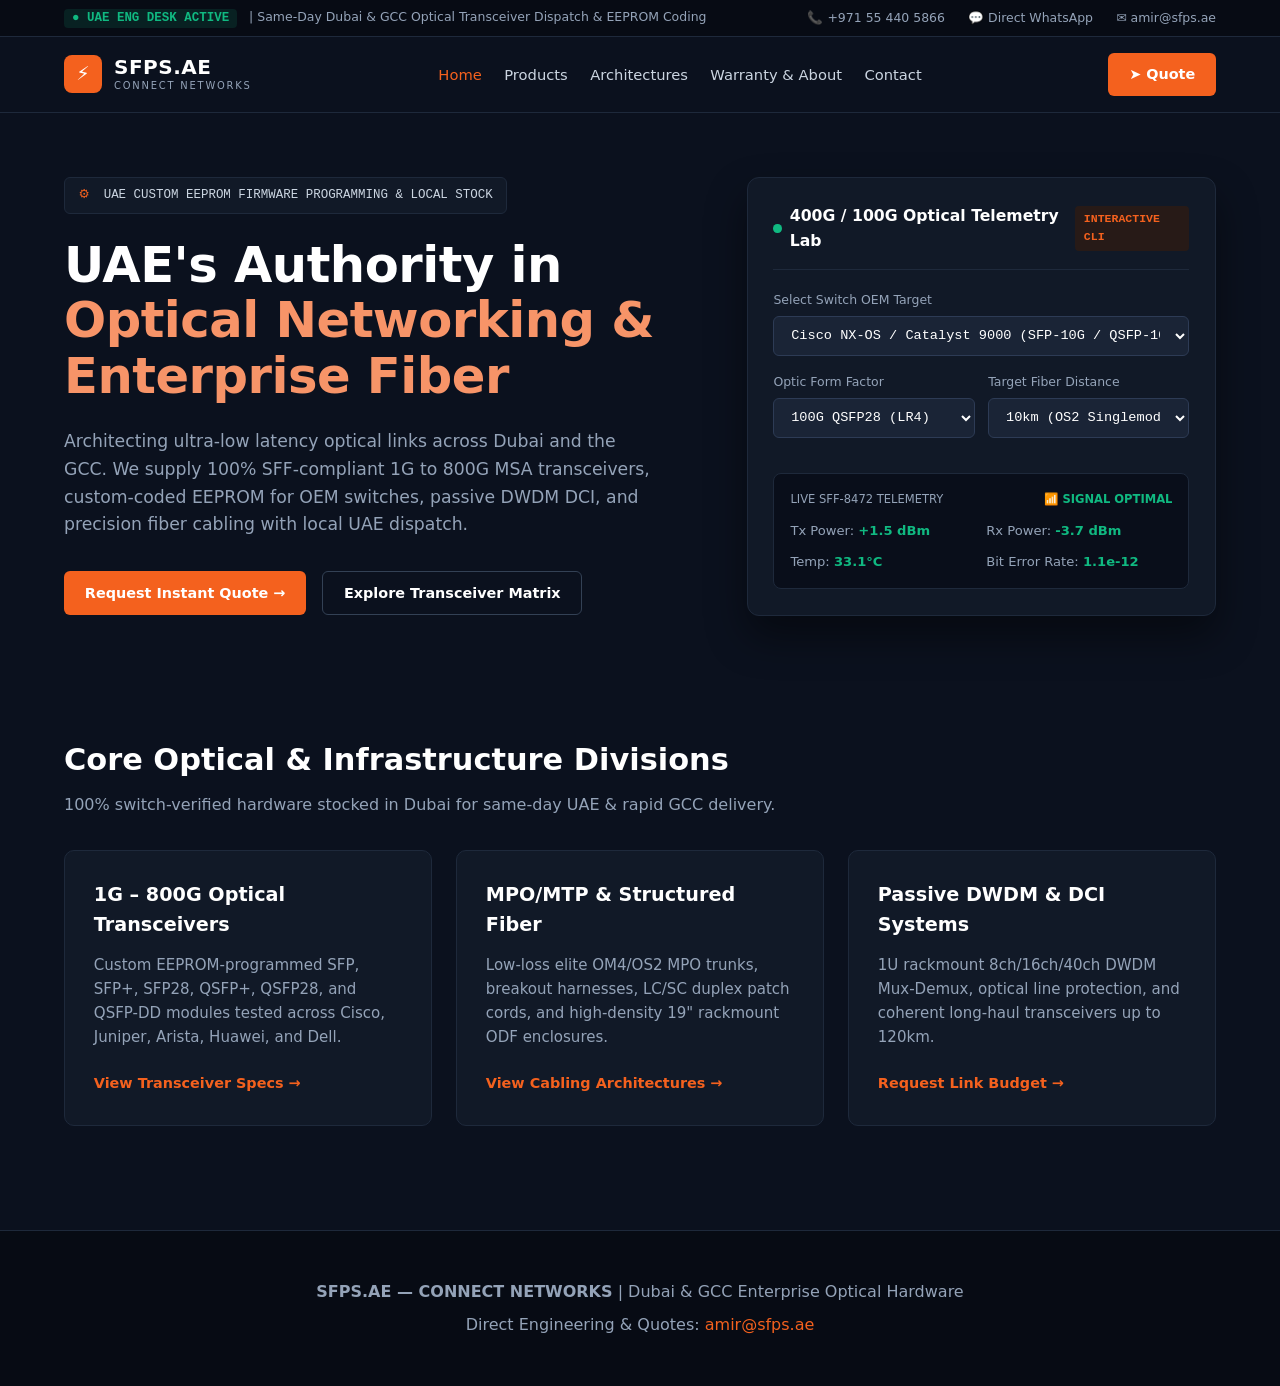
<file: index.html>
<!DOCTYPE html>
<html lang="en">
<head>
  <meta charset="UTF-8" />
  <meta name="viewport" content="width=device-width, initial-scale=1.0" />
  <title>SFPS.AE | UAE's Authority in Optical Networking & Enterprise Fiber</title>
  <link rel="stylesheet" href="style.css" />
</head>
<body>
  <div class="top-bar">
    <div>
      <span class="status-pill">● UAE ENG DESK ACTIVE</span>
      <span>| Same-Day Dubai &amp; GCC Optical Transceiver Dispatch &amp; EEPROM Coding</span>
    </div>
    <div class="top-links">
      <a href="tel:+971554405866">📞 +971 55 440 5866</a>
      <a href="https://wa.me/971554405866" target="_blank">💬 Direct WhatsApp</a>
      <a href="mailto:amir@sfps.ae?subject=Inquiry%20-%20SFPS.AE">✉️ amir@sfps.ae</a>
    </div>
  </div>

  <header>
    <a href="index.html" class="brand">
      <div class="brand-icon">⚡</div>
      <div class="brand-text">
        <strong>SFPS.AE</strong>
        <span>CONNECT NETWORKS</span>
      </div>
    </a>
    <nav>
      <a href="index.html" class="active">Home</a>
      <a href="products.html">Products</a>
      <a href="solutions.html">Architectures</a>
      <a href="about.html">Warranty &amp; About</a>
      <a href="mailto:amir@sfps.ae?subject=Contact%20SFPS%20Engineering">Contact</a>
    </nav>
    <a href="mailto:amir@sfps.ae?subject=Quote%20Request%20-%20SFPS.AE&body=Hello%20Amir%2C%0A%0APlease%20share%20pricing%20and%20stock%20availability%20for%3A%0A" class="btn-quote">➤ Quote</a>
  </header>

  <section class="hero-split">
    <div>
      <div class="eyebrow-badge"><span>⚙</span> UAE CUSTOM EEPROM FIRMWARE PROGRAMMING &amp; LOCAL STOCK</div>
      <h1>UAE's Authority in <span class="highlight">Optical Networking &amp; Enterprise Fiber</span></h1>
      <p>Architecting ultra-low latency optical links across Dubai and the GCC. We supply 100% SFF-compliant 1G to 800G MSA transceivers, custom-coded EEPROM for OEM switches, passive DWDM DCI, and precision fiber cabling with local UAE dispatch.</p>
      <div class="hero-actions">
        <a href="mailto:amir@sfps.ae?subject=Urgent%20Quote%20Request%20-%20SFPS.AE&body=Hi%20Amir%2C%0A%0APlease%20quote%20the%20following%20part%20numbers%3A%0A" class="btn-quote">Request Instant Quote →</a>
        <a href="products.html" class="btn-outline">Explore Transceiver Matrix</a>
      </div>
    </div>

    <div class="telemetry-card">
      <div class="telemetry-header">
        <div class="telemetry-title"><span class="dot-green"></span> 400G / 100G Optical Telemetry Lab</div>
        <span class="cli-tag">INTERACTIVE CLI</span>
      </div>

      <div class="form-group">
        <label>Select Switch OEM Target</label>
        <select id="oemSelect" onchange="updateTelemetry()">
          <option value="cisco">Cisco NX-OS / Catalyst 9000 (SFP-10G / QSFP-100G)</option>
          <option value="juniper">Juniper QFX / MX Series (JNP-QSFP-100G)</option>
          <option value="arista">Arista EOS 7050X / 7280R (QSFP-100G-LR4)</option>
          <option value="huawei">Huawei CloudEngine CE6800 / CE8800</option>
        </select>
      </div>

      <div class="form-row">
        <div class="form-group">
          <label>Optic Form Factor</label>
          <select id="opticSelect" onchange="updateTelemetry()">
            <option value="100g">100G QSFP28 (LR4)</option>
            <option value="400g">400G QSFP-DD (DR4)</option>
            <option value="25g">25G SFP28 (SR)</option>
            <option value="10g">10G SFP+ (LR)</option>
          </select>
        </div>
        <div class="form-group">
          <label>Target Fiber Distance</label>
          <select id="distSelect" onchange="updateTelemetry()">
            <option value="10km">10km (OS2 Singlemode)</option>
            <option value="40km">40km (OS2 Extended)</option>
            <option value="100m">100m (OM4 Multimode)</option>
          </select>
        </div>
      </div>

      <div class="telemetry-readout">
        <div class="readout-top">
          <span>LIVE SFF-8472 TELEMETRY</span>
          <span class="signal-optimal">📶 SIGNAL OPTIMAL</span>
        </div>
        <div class="readout-grid">
          <div><span>Tx Power:</span> <strong id="txVal">+1.5 dBm</strong></div>
          <div><span>Rx Power:</span> <strong id="rxVal">-3.7 dBm</strong></div>
          <div><span>Temp:</span> <strong id="tempVal">33.1°C</strong></div>
          <div><span>Bit Error Rate:</span> <strong id="berVal">1.1e-12</strong></div>
        </div>
      </div>
    </div>
  </section>

  <section class="section">
    <h2 class="section-title">Core Optical &amp; Infrastructure Divisions</h2>
    <p class="section-sub">100% switch-verified hardware stocked in Dubai for same-day UAE &amp; rapid GCC delivery.</p>
    <div class="grid-3">
      <div class="card">
        <h3>1G – 800G Optical Transceivers</h3>
        <p>Custom EEPROM-programmed SFP, SFP+, SFP28, QSFP+, QSFP28, and QSFP-DD modules tested across Cisco, Juniper, Arista, Huawei, and Dell.</p>
        <a href="products.html" class="card-link">View Transceiver Specs →</a>
      </div>
      <div class="card">
        <h3>MPO/MTP &amp; Structured Fiber</h3>
        <p>Low-loss elite OM4/OS2 MPO trunks, breakout harnesses, LC/SC duplex patch cords, and high-density 19" rackmount ODF enclosures.</p>
        <a href="solutions.html" class="card-link">View Cabling Architectures →</a>
      </div>
      <div class="card">
        <h3>Passive DWDM &amp; DCI Systems</h3>
        <p>1U rackmount 8ch/16ch/40ch DWDM Mux-Demux, optical line protection, and coherent long-haul transceivers up to 120km.</p>
        <a href="mailto:amir@sfps.ae?subject=DWDM%20Link%20Engineering%20Inquiry" class="card-link">Request Link Budget →</a>
      </div>
    </div>
  </section>

  <footer>
    <p><strong>SFPS.AE — CONNECT NETWORKS</strong> | Dubai &amp; GCC Enterprise Optical Hardware</p>
    <p style="margin-top: 0.5rem;">Direct Engineering &amp; Quotes: <a href="mailto:amir@sfps.ae">amir@sfps.ae</a></p>
  </footer>

  <script>
    function updateTelemetry() {
      const optic = document.getElementById('opticSelect').value;
      const dist = document.getElementById('distSelect').value;
      const data = {
        '100g': { tx: '+1.5 dBm', rx: dist === '40km' ? '-6.2 dBm' : '-3.7 dBm', temp: '33.1°C', ber: '1.1e-12' },
        '400g': { tx: '+2.1 dBm', rx: '-2.9 dBm', temp: '36.4°C', ber: '2.4e-13' },
        '25g':  { tx: '-0.8 dBm', rx: '-2.1 dBm', temp: '29.8°C', ber: '1.0e-12' },
        '10g':  { tx: '-1.2 dBm', rx: '-3.4 dBm', temp: '28.5°C', ber: '1.0e-12' }
      };
      document.getElementById('txVal').textContent = data[optic].tx;
      document.getElementById('rxVal').textContent = data[optic].rx;
      document.getElementById('tempVal').textContent = data[optic].temp;
      document.getElementById('berVal').textContent = data[optic].ber;
    }
  </script>
</body>
</html>
</file>
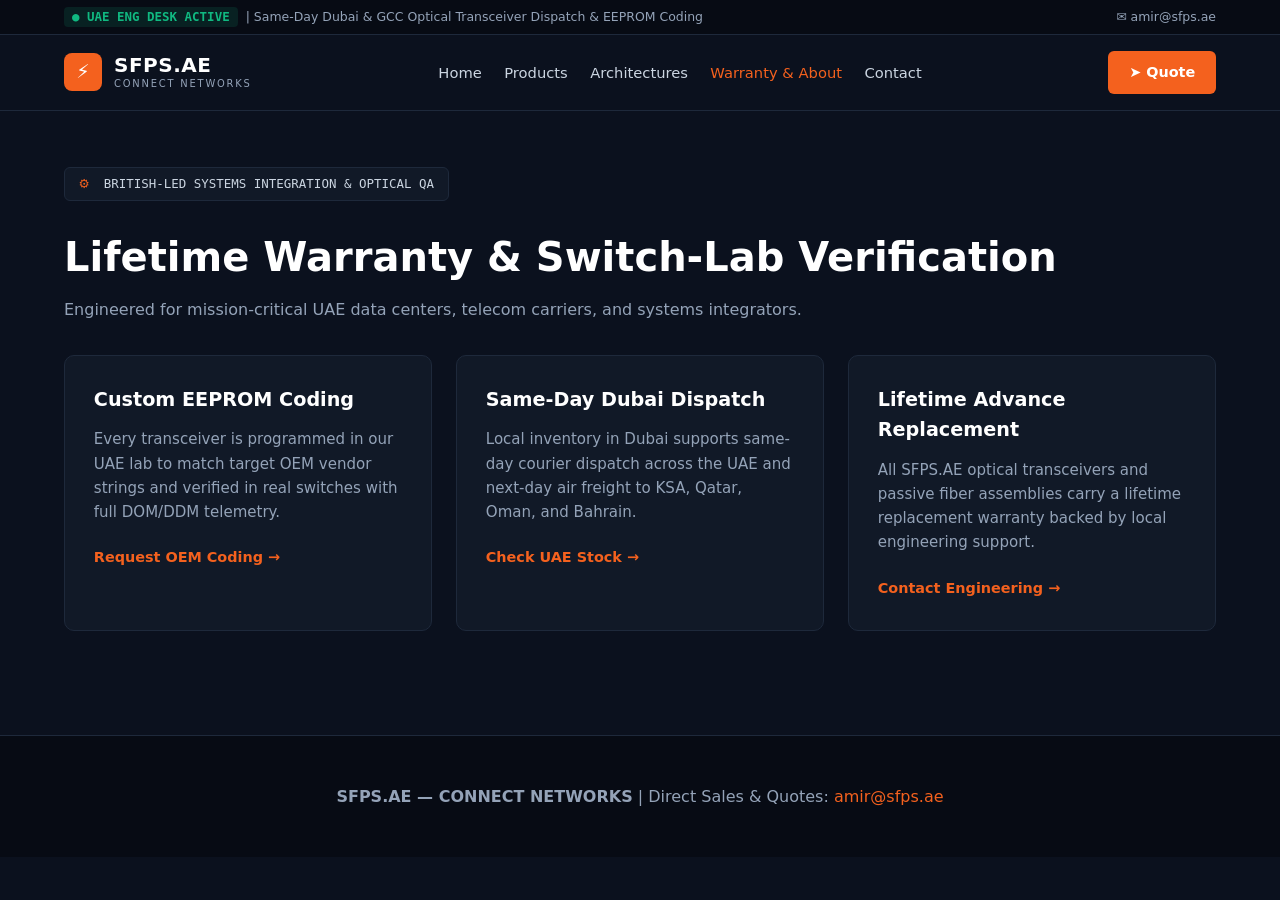
<file: about.html>
<!DOCTYPE html>
<html lang="en">
<head>
  <meta charset="UTF-8" />
  <meta name="viewport" content="width=device-width, initial-scale=1.0" />
  <title>Warranty &amp; Engineering QA | SFPS.AE</title>
  <link rel="stylesheet" href="style.css" />
</head>
<body>
  <div class="top-bar">
    <div><span class="status-pill">● UAE ENG DESK ACTIVE</span><span>| Same-Day Dubai &amp; GCC Optical Transceiver Dispatch &amp; EEPROM Coding</span></div>
    <div class="top-links"><a href="mailto:amir@sfps.ae?subject=Inquiry%20-%20SFPS.AE">✉️ amir@sfps.ae</a></div>
  </div>
  <header>
    <a href="index.html" class="brand"><div class="brand-icon">⚡</div><div class="brand-text"><strong>SFPS.AE</strong><span>CONNECT NETWORKS</span></div></a>
    <nav>
      <a href="index.html">Home</a>
      <a href="products.html">Products</a>
      <a href="solutions.html">Architectures</a>
      <a href="about.html" class="active">Warranty &amp; About</a>
      <a href="mailto:amir@sfps.ae?subject=Contact%20SFPS%20Engineering">Contact</a>
    </nav>
    <a href="mailto:amir@sfps.ae?subject=Partner%20%26%20Warranty%20Inquiry%20-%20SFPS.AE" class="btn-quote">➤ Quote</a>
  </header>

  <section class="section">
    <div class="eyebrow-badge"><span>⚙</span> BRITISH-LED SYSTEMS INTEGRATION &amp; OPTICAL QA</div>
    <h1 class="section-title" style="font-size: 2.5rem;">Lifetime Warranty &amp; Switch-Lab Verification</h1>
    <p class="section-sub">Engineered for mission-critical UAE data centers, telecom carriers, and systems integrators.</p>

    <div class="grid-3">
      <div class="card">
        <h3>Custom EEPROM Coding</h3>
        <p>Every transceiver is programmed in our UAE lab to match target OEM vendor strings and verified in real switches with full DOM/DDM telemetry.</p>
        <a href="mailto:amir@sfps.ae?subject=Custom%20EEPROM%20Coding%20Inquiry" class="card-link">Request OEM Coding →</a>
      </div>
      <div class="card">
        <h3>Same-Day Dubai Dispatch</h3>
        <p>Local inventory in Dubai supports same-day courier dispatch across the UAE and next-day air freight to KSA, Qatar, Oman, and Bahrain.</p>
        <a href="mailto:amir@sfps.ae?subject=Urgent%20UAE%20Stock%20Check" class="card-link">Check UAE Stock →</a>
      </div>
      <div class="card">
        <h3>Lifetime Advance Replacement</h3>
        <p>All SFPS.AE optical transceivers and passive fiber assemblies carry a lifetime replacement warranty backed by local engineering support.</p>
        <a href="mailto:amir@sfps.ae?subject=Warranty%20%26%20SLA%20Details" class="card-link">Contact Engineering →</a>
      </div>
    </div>
  </section>

  <footer>
    <p><strong>SFPS.AE — CONNECT NETWORKS</strong> | Direct Sales &amp; Quotes: <a href="mailto:amir@sfps.ae">amir@sfps.ae</a></p>
  </footer>
</body>
</html>
</file>
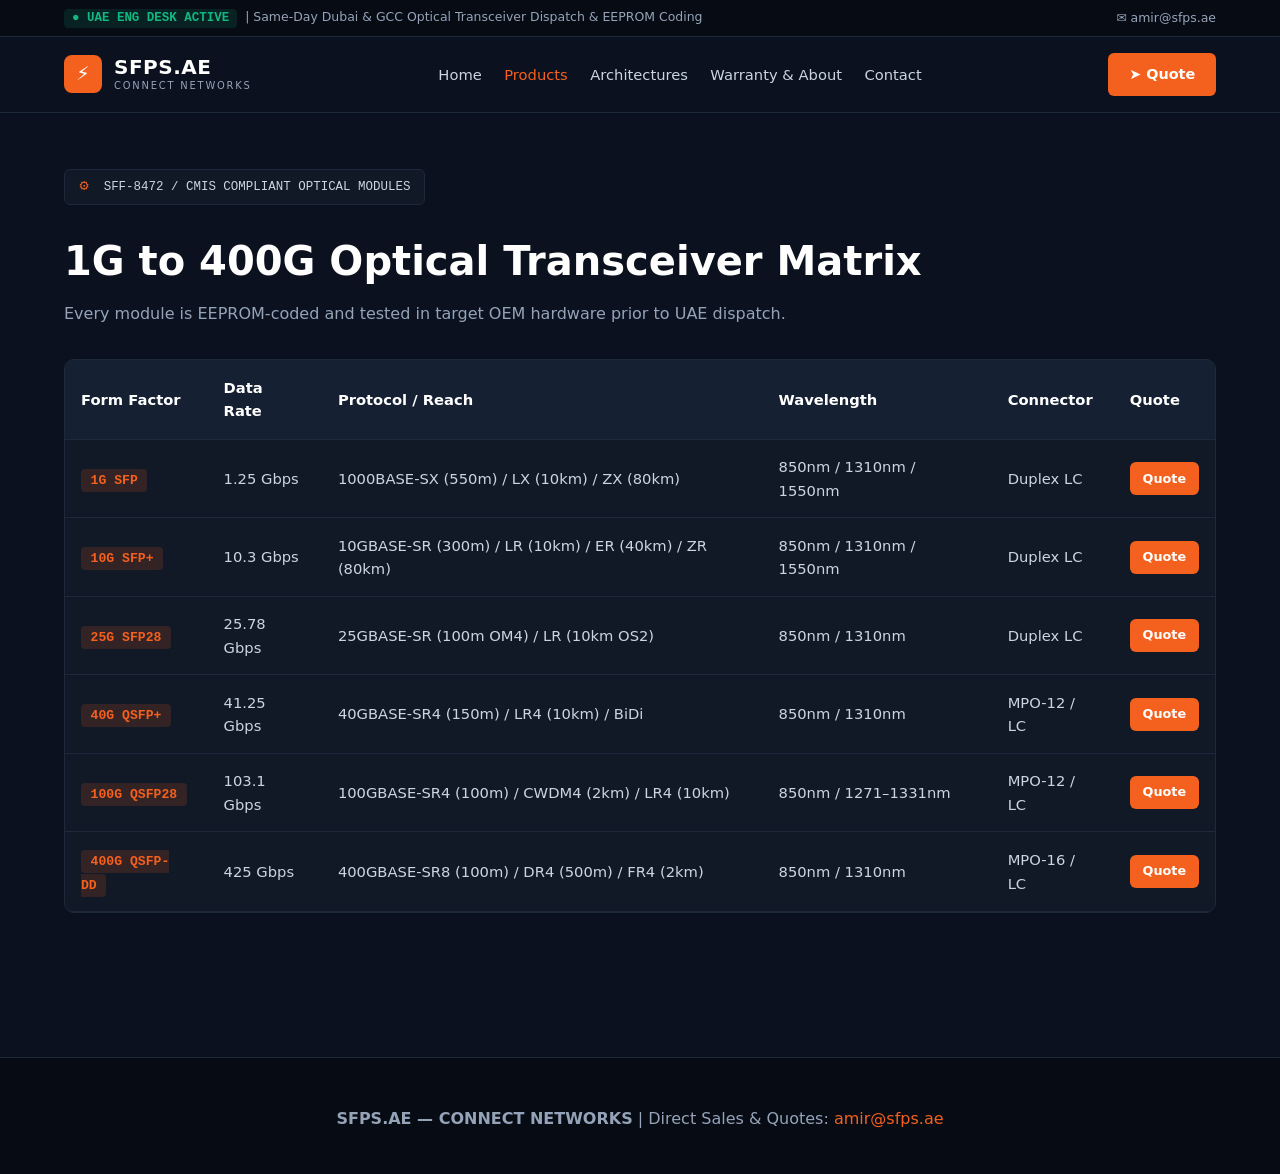
<file: products.html>
<!DOCTYPE html>
<html lang="en">
<head>
  <meta charset="UTF-8" />
  <meta name="viewport" content="width=device-width, initial-scale=1.0" />
  <title>Optical Transceivers (1G–800G) | SFPS.AE</title>
  <link rel="stylesheet" href="style.css" />
</head>
<body>
  <div class="top-bar">
    <div><span class="status-pill">● UAE ENG DESK ACTIVE</span><span>| Same-Day Dubai &amp; GCC Optical Transceiver Dispatch &amp; EEPROM Coding</span></div>
    <div class="top-links"><a href="mailto:amir@sfps.ae?subject=Inquiry%20-%20SFPS.AE">✉️ amir@sfps.ae</a></div>
  </div>
  <header>
    <a href="index.html" class="brand"><div class="brand-icon">⚡</div><div class="brand-text"><strong>SFPS.AE</strong><span>CONNECT NETWORKS</span></div></a>
    <nav>
      <a href="index.html">Home</a>
      <a href="products.html" class="active">Products</a>
      <a href="solutions.html">Architectures</a>
      <a href="about.html">Warranty &amp; About</a>
      <a href="mailto:amir@sfps.ae?subject=Contact%20SFPS%20Engineering">Contact</a>
    </nav>
    <a href="mailto:amir@sfps.ae?subject=Quote%20Request%20-%20Optical%20Transceivers" class="btn-quote">➤ Quote</a>
  </header>

  <section class="section">
    <div class="eyebrow-badge"><span>⚙</span> SFF-8472 / CMIS COMPLIANT OPTICAL MODULES</div>
    <h1 class="section-title" style="font-size: 2.5rem;">1G to 400G Optical Transceiver Matrix</h1>
    <p class="section-sub">Every module is EEPROM-coded and tested in target OEM hardware prior to UAE dispatch.</p>

    <div class="table-wrapper">
      <table>
        <thead>
          <tr>
            <th>Form Factor</th>
            <th>Data Rate</th>
            <th>Protocol / Reach</th>
            <th>Wavelength</th>
            <th>Connector</th>
            <th>Quote</th>
          </tr>
        </thead>
        <tbody>
          <tr>
            <td><span class="badge-orange">1G SFP</span></td>
            <td>1.25 Gbps</td>
            <td>1000BASE-SX (550m) / LX (10km) / ZX (80km)</td>
            <td>850nm / 1310nm / 1550nm</td>
            <td>Duplex LC</td>
            <td><a href="mailto:amir@sfps.ae?subject=Quote%3A%201G%20SFP%20Transceivers" class="btn-quote" style="padding:0.4rem 0.8rem;font-size:0.8rem;">Quote</a></td>
          </tr>
          <tr>
            <td><span class="badge-orange">10G SFP+</span></td>
            <td>10.3 Gbps</td>
            <td>10GBASE-SR (300m) / LR (10km) / ER (40km) / ZR (80km)</td>
            <td>850nm / 1310nm / 1550nm</td>
            <td>Duplex LC</td>
            <td><a href="mailto:amir@sfps.ae?subject=Quote%3A%2010G%20SFP%2B%20Transceivers" class="btn-quote" style="padding:0.4rem 0.8rem;font-size:0.8rem;">Quote</a></td>
          </tr>
          <tr>
            <td><span class="badge-orange">25G SFP28</span></td>
            <td>25.78 Gbps</td>
            <td>25GBASE-SR (100m OM4) / LR (10km OS2)</td>
            <td>850nm / 1310nm</td>
            <td>Duplex LC</td>
            <td><a href="mailto:amir@sfps.ae?subject=Quote%3A%2025G%20SFP28%20Transceivers" class="btn-quote" style="padding:0.4rem 0.8rem;font-size:0.8rem;">Quote</a></td>
          </tr>
          <tr>
            <td><span class="badge-orange">40G QSFP+</span></td>
            <td>41.25 Gbps</td>
            <td>40GBASE-SR4 (150m) / LR4 (10km) / BiDi</td>
            <td>850nm / 1310nm</td>
            <td>MPO-12 / LC</td>
            <td><a href="mailto:amir@sfps.ae?subject=Quote%3A%2040G%20QSFP%2B%20Transceivers" class="btn-quote" style="padding:0.4rem 0.8rem;font-size:0.8rem;">Quote</a></td>
          </tr>
          <tr>
            <td><span class="badge-orange">100G QSFP28</span></td>
            <td>103.1 Gbps</td>
            <td>100GBASE-SR4 (100m) / CWDM4 (2km) / LR4 (10km)</td>
            <td>850nm / 1271–1331nm</td>
            <td>MPO-12 / LC</td>
            <td><a href="mailto:amir@sfps.ae?subject=Quote%3A%20100G%20QSFP28%20Transceivers" class="btn-quote" style="padding:0.4rem 0.8rem;font-size:0.8rem;">Quote</a></td>
          </tr>
          <tr>
            <td><span class="badge-orange">400G QSFP-DD</span></td>
            <td>425 Gbps</td>
            <td>400GBASE-SR8 (100m) / DR4 (500m) / FR4 (2km)</td>
            <td>850nm / 1310nm</td>
            <td>MPO-16 / LC</td>
            <td><a href="mailto:amir@sfps.ae?subject=Quote%3A%20400G%20QSFP-DD%20Transceivers" class="btn-quote" style="padding:0.4rem 0.8rem;font-size:0.8rem;">Quote</a></td>
          </tr>
        </tbody>
      </table>
    </div>
  </section>

  <footer>
    <p><strong>SFPS.AE — CONNECT NETWORKS</strong> | Direct Sales &amp; Quotes: <a href="mailto:amir@sfps.ae">amir@sfps.ae</a></p>
  </footer>
</body>
</html>
</file>
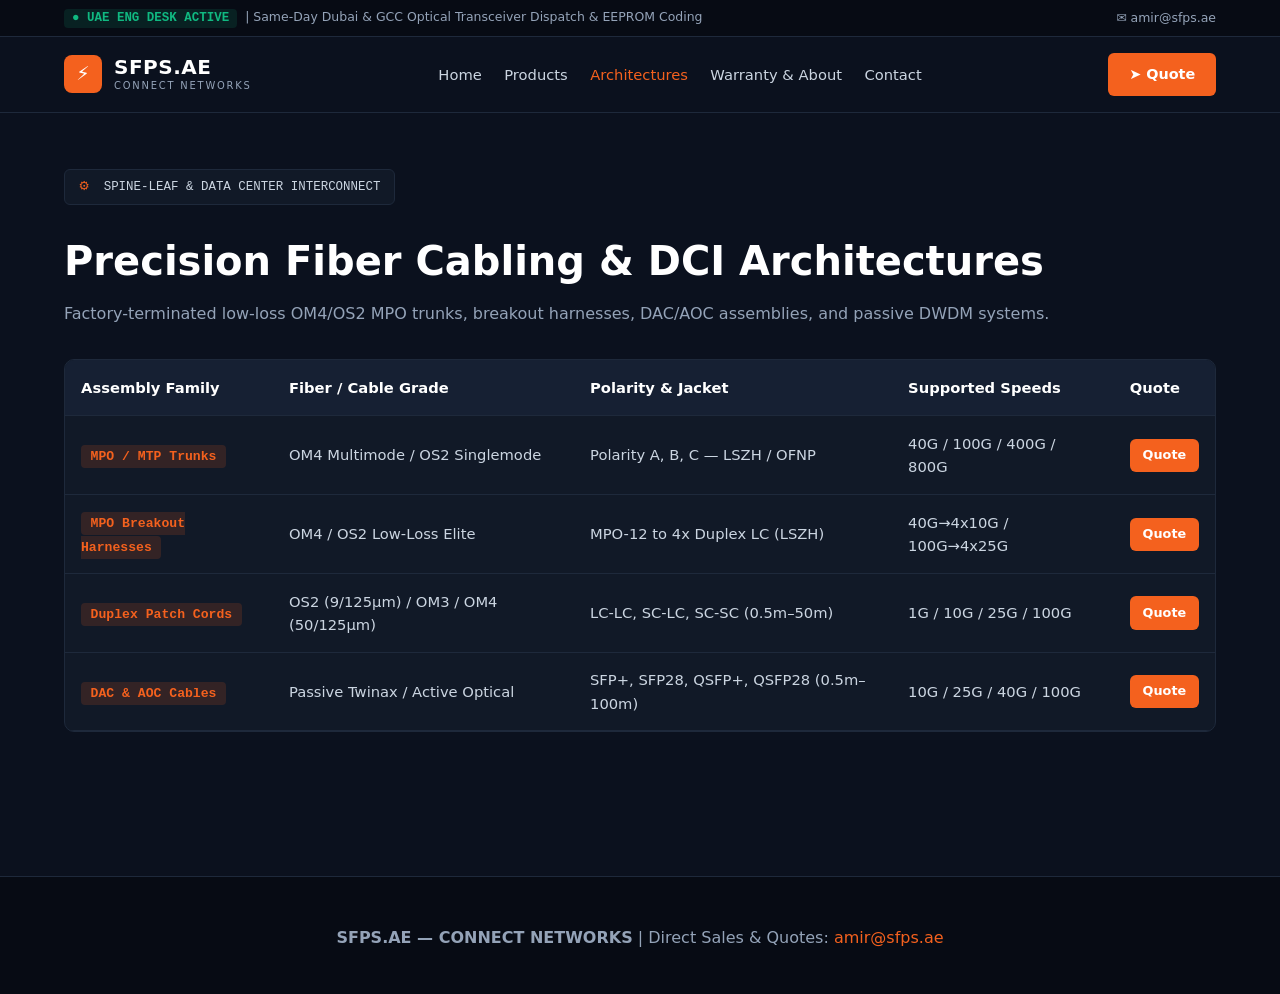
<file: solutions.html>
<!DOCTYPE html>
<html lang="en">
<head>
  <meta charset="UTF-8" />
  <meta name="viewport" content="width=device-width, initial-scale=1.0" />
  <title>Structured Fiber &amp; Architectures | SFPS.AE</title>
  <link rel="stylesheet" href="style.css" />
</head>
<body>
  <div class="top-bar">
    <div><span class="status-pill">● UAE ENG DESK ACTIVE</span><span>| Same-Day Dubai &amp; GCC Optical Transceiver Dispatch &amp; EEPROM Coding</span></div>
    <div class="top-links"><a href="mailto:amir@sfps.ae?subject=Inquiry%20-%20SFPS.AE">✉️ amir@sfps.ae</a></div>
  </div>
  <header>
    <a href="index.html" class="brand"><div class="brand-icon">⚡</div><div class="brand-text"><strong>SFPS.AE</strong><span>CONNECT NETWORKS</span></div></a>
    <nav>
      <a href="index.html">Home</a>
      <a href="products.html">Products</a>
      <a href="solutions.html" class="active">Architectures</a>
      <a href="about.html">Warranty &amp; About</a>
      <a href="mailto:amir@sfps.ae?subject=Contact%20SFPS%20Engineering">Contact</a>
    </nav>
    <a href="mailto:amir@sfps.ae?subject=BoQ%20%26%20Architecture%20Quote%20-%20SFPS.AE" class="btn-quote">➤ Quote</a>
  </header>

  <section class="section">
    <div class="eyebrow-badge"><span>⚙</span> SPINE-LEAF &amp; DATA CENTER INTERCONNECT</div>
    <h1 class="section-title" style="font-size: 2.5rem;">Precision Fiber Cabling &amp; DCI Architectures</h1>
    <p class="section-sub">Factory-terminated low-loss OM4/OS2 MPO trunks, breakout harnesses, DAC/AOC assemblies, and passive DWDM systems.</p>

    <div class="table-wrapper">
      <table>
        <thead>
          <tr>
            <th>Assembly Family</th>
            <th>Fiber / Cable Grade</th>
            <th>Polarity &amp; Jacket</th>
            <th>Supported Speeds</th>
            <th>Quote</th>
          </tr>
        </thead>
        <tbody>
          <tr>
            <td><span class="badge-orange">MPO / MTP Trunks</span></td>
            <td>OM4 Multimode / OS2 Singlemode</td>
            <td>Polarity A, B, C — LSZH / OFNP</td>
            <td>40G / 100G / 400G / 800G</td>
            <td><a href="mailto:amir@sfps.ae?subject=Quote%3A%20MPO%2FMTP%20Trunk%20Cables" class="btn-quote" style="padding:0.4rem 0.8rem;font-size:0.8rem;">Quote</a></td>
          </tr>
          <tr>
            <td><span class="badge-orange">MPO Breakout Harnesses</span></td>
            <td>OM4 / OS2 Low-Loss Elite</td>
            <td>MPO-12 to 4x Duplex LC (LSZH)</td>
            <td>40G→4x10G / 100G→4x25G</td>
            <td><a href="mailto:amir@sfps.ae?subject=Quote%3A%20MPO%20Breakout%20Harnesses" class="btn-quote" style="padding:0.4rem 0.8rem;font-size:0.8rem;">Quote</a></td>
          </tr>
          <tr>
            <td><span class="badge-orange">Duplex Patch Cords</span></td>
            <td>OS2 (9/125µm) / OM3 / OM4 (50/125µm)</td>
            <td>LC-LC, SC-LC, SC-SC (0.5m–50m)</td>
            <td>1G / 10G / 25G / 100G</td>
            <td><a href="mailto:amir@sfps.ae?subject=Quote%3A%20Fiber%20Patch%20Cords" class="btn-quote" style="padding:0.4rem 0.8rem;font-size:0.8rem;">Quote</a></td>
          </tr>
          <tr>
            <td><span class="badge-orange">DAC &amp; AOC Cables</span></td>
            <td>Passive Twinax / Active Optical</td>
            <td>SFP+, SFP28, QSFP+, QSFP28 (0.5m–100m)</td>
            <td>10G / 25G / 40G / 100G</td>
            <td><a href="mailto:amir@sfps.ae?subject=Quote%3A%20DAC%2FAOC%20Cables" class="btn-quote" style="padding:0.4rem 0.8rem;font-size:0.8rem;">Quote</a></td>
          </tr>
        </tbody>
      </table>
    </div>
  </section>

  <footer>
    <p><strong>SFPS.AE — CONNECT NETWORKS</strong> | Direct Sales &amp; Quotes: <a href="mailto:amir@sfps.ae">amir@sfps.ae</a></p>
  </footer>
</body>
</html>
</file>
<file: style.css>
:root {
  --bg-dark: #0B111E;
  --bg-card: #111927;
  --bg-input: #1A2436;
  --border-dark: #1E293B;
  --accent-orange: #F4611E;
  --accent-orange-hover: #D94E0F;
  --accent-peach: #F79468;
  --text-white: #FFFFFF;
  --text-gray: #94A3B8;
  --status-green: #10B981;
}

* {
  box-sizing: border-box;
  margin: 0;
  padding: 0;
  font-family: 'Segoe UI', system-ui, -apple-system, sans-serif;
}

body {
  background-color: var(--bg-dark);
  color: var(--text-white);
  line-height: 1.6;
}

/* Top Status Bar */
.top-bar {
  background-color: #070B14;
  border-bottom: 1px solid var(--border-dark);
  padding: 0.45rem 5%;
  display: flex;
  justify-content: space-between;
  align-items: center;
  font-size: 0.78rem;
  color: var(--text-gray);
  flex-wrap: wrap;
  gap: 0.5rem;
}

.status-pill {
  background: rgba(16, 185, 129, 0.12);
  color: var(--status-green);
  padding: 0.15rem 0.5rem;
  border-radius: 4px;
  font-weight: 700;
  font-family: monospace;
  margin-right: 0.5rem;
}

.top-links a {
  color: var(--text-gray);
  text-decoration: none;
  margin-left: 1.2rem;
  transition: color 0.2s;
}

.top-links a:hover {
  color: var(--text-white);
}

/* Main Header */
header {
  background-color: var(--bg-dark);
  border-bottom: 1px solid var(--border-dark);
  padding: 1rem 5%;
  display: flex;
  justify-content: space-between;
  align-items: center;
  position: sticky;
  top: 0;
  z-index: 100;
}

.brand {
  display: flex;
  align-items: center;
  gap: 0.75rem;
  text-decoration: none;
}

.brand-icon {
  background-color: var(--accent-orange);
  color: #FFFFFF;
  width: 38px;
  height: 38px;
  border-radius: 8px;
  display: flex;
  align-items: center;
  justify-content: center;
  font-weight: 900;
  font-size: 1.2rem;
}

.brand-text strong {
  display: block;
  color: var(--text-white);
  font-size: 1.25rem;
  letter-spacing: 0.5px;
  line-height: 1.1;
}

.brand-text span {
  display: block;
  color: var(--text-gray);
  font-size: 0.62rem;
  letter-spacing: 1.8px;
  text-transform: uppercase;
}

nav {
  display: flex;
  gap: 1.4rem;
  flex-wrap: wrap;
}

nav a {
  color: #CBD5E1;
  text-decoration: none;
  font-size: 0.92rem;
  font-weight: 500;
  transition: color 0.2s;
}

nav a:hover, nav a.active {
  color: var(--accent-orange);
}

.btn-quote {
  background-color: var(--accent-orange);
  color: #FFFFFF;
  padding: 0.6rem 1.3rem;
  border-radius: 6px;
  text-decoration: none;
  font-weight: 700;
  font-size: 0.9rem;
  display: inline-flex;
  align-items: center;
  gap: 0.4rem;
  transition: background-color 0.2s;
}

.btn-quote:hover {
  background-color: var(--accent-orange-hover);
}

/* Hero Split Layout */
.hero-split {
  max-width: 1320px;
  margin: 0 auto;
  padding: 4rem 5%;
  display: grid;
  grid-template-columns: 1.15fr 0.85fr;
  gap: 3rem;
  align-items: center;
}

@media (max-width: 960px) {
  .hero-split {
    grid-template-columns: 1fr;
  }
}

.eyebrow-badge {
  display: inline-block;
  background-color: var(--bg-card);
  border: 1px solid var(--border-dark);
  color: #CBD5E1;
  font-family: monospace;
  font-size: 0.78rem;
  padding: 0.4rem 0.85rem;
  border-radius: 6px;
  margin-bottom: 1.5rem;
}

.eyebrow-badge span {
  color: var(--accent-orange);
  margin-right: 0.4rem;
}

.hero-split h1 {
  font-size: 3.1rem;
  line-height: 1.12;
  font-weight: 800;
  margin-bottom: 1.5rem;
  letter-spacing: -0.5px;
}

.hero-split h1 .highlight {
  color: var(--accent-peach);
}

.hero-split p {
  color: var(--text-gray);
  font-size: 1.08rem;
  margin-bottom: 2rem;
  max-width: 600px;
}

.hero-actions {
  display: flex;
  gap: 1rem;
  flex-wrap: wrap;
}

.btn-outline {
  border: 1px solid #334155;
  color: var(--text-white);
  padding: 0.6rem 1.3rem;
  border-radius: 6px;
  text-decoration: none;
  font-weight: 600;
  font-size: 0.9rem;
  transition: border-color 0.2s;
}

.btn-outline:hover {
  border-color: var(--accent-orange);
}

/* Optical Telemetry Lab Widget */
.telemetry-card {
  background-color: var(--bg-card);
  border: 1px solid var(--border-dark);
  border-radius: 12px;
  padding: 1.6rem;
  box-shadow: 0 20px 40px rgba(0, 0, 0, 0.45);
}

.telemetry-header {
  display: flex;
  justify-content: space-between;
  align-items: center;
  padding-bottom: 1rem;
  border-bottom: 1px solid var(--border-dark);
  margin-bottom: 1.2rem;
}

.telemetry-title {
  font-weight: 700;
  font-size: 0.98rem;
  display: flex;
  align-items: center;
  gap: 0.5rem;
}

.dot-green {
  width: 9px;
  height: 9px;
  background-color: var(--status-green);
  border-radius: 50%;
  display: inline-block;
}

.cli-tag {
  background-color: #271A17;
  color: var(--accent-orange);
  font-family: monospace;
  font-size: 0.72rem;
  padding: 0.25rem 0.55rem;
  border-radius: 4px;
  font-weight: 700;
}

.form-group {
  margin-bottom: 1rem;
}

.form-group label {
  display: block;
  color: var(--text-gray);
  font-size: 0.78rem;
  margin-bottom: 0.4rem;
}

.form-group select {
  width: 100%;
  background-color: var(--bg-input);
  border: 1px solid #2D3B55;
  color: var(--text-white);
  padding: 0.65rem 0.8rem;
  border-radius: 6px;
  font-family: monospace;
  font-size: 0.85rem;
}

.form-row {
  display: grid;
  grid-template-columns: 1fr 1fr;
  gap: 0.85rem;
}

.telemetry-readout {
  background-color: #090E1A;
  border: 1px solid var(--border-dark);
  border-radius: 8px;
  padding: 1rem;
  margin-top: 1.2rem;
  font-family: monospace;
}

.readout-top {
  display: flex;
  justify-content: space-between;
  font-size: 0.72rem;
  color: var(--text-gray);
  margin-bottom: 0.75rem;
}

.signal-optimal {
  color: var(--status-green);
  font-weight: 700;
}

.readout-grid {
  display: grid;
  grid-template-columns: 1fr 1fr;
  gap: 0.6rem;
  font-size: 0.82rem;
}

.readout-grid span {
  color: var(--text-gray);
}

.readout-grid strong {
  color: var(--status-green);
}

/* Sections, Cards & Tables */
.section {
  max-width: 1320px;
  margin: 0 auto;
  padding: 3.5rem 5%;
}

.section-title {
  font-size: 1.9rem;
  margin-bottom: 0.5rem;
  color: var(--text-white);
}

.section-sub {
  color: var(--text-gray);
  margin-bottom: 2rem;
}

.grid-3 {
  display: grid;
  grid-template-columns: repeat(auto-fit, minmax(290px, 1fr));
  gap: 1.5rem;
}

.card {
  background-color: var(--bg-card);
  border: 1px solid var(--border-dark);
  border-radius: 10px;
  padding: 1.8rem;
  transition: border-color 0.2s;
}

.card:hover {
  border-color: var(--accent-orange);
}

.card h3 {
  color: var(--text-white);
  margin-bottom: 0.75rem;
  font-size: 1.2rem;
}

.card p {
  color: var(--text-gray);
  font-size: 0.94rem;
  margin-bottom: 1.3rem;
}

.card-link {
  color: var(--accent-orange);
  text-decoration: none;
  font-weight: 600;
  font-size: 0.9rem;
}

.table-wrapper {
  overflow-x: auto;
  background-color: var(--bg-card);
  border: 1px solid var(--border-dark);
  border-radius: 10px;
  margin-bottom: 2.5rem;
}

table {
  width: 100%;
  border-collapse: collapse;
  text-align: left;
  font-size: 0.92rem;
}

th {
  background-color: #162033;
  color: var(--text-white);
  padding: 1rem;
  font-weight: 600;
  border-bottom: 1px solid var(--border-dark);
}

td {
  padding: 0.95rem 1rem;
  border-bottom: 1px solid var(--border-dark);
  color: #CBD5E1;
}

tr:hover td {
  background-color: #141E30;
}

.badge-orange {
  background-color: rgba(244, 97, 30, 0.15);
  color: var(--accent-orange);
  padding: 0.25rem 0.6rem;
  border-radius: 4px;
  font-family: monospace;
  font-weight: 700;
  font-size: 0.82rem;
}

footer {
  background-color: #070B14;
  border-top: 1px solid var(--border-dark);
  padding: 3rem 5%;
  text-align: center;
  color: var(--text-gray);
  margin-top: 3rem;
}

footer a {
  color: var(--accent-orange);
  text-decoration: none;
}
</file>
